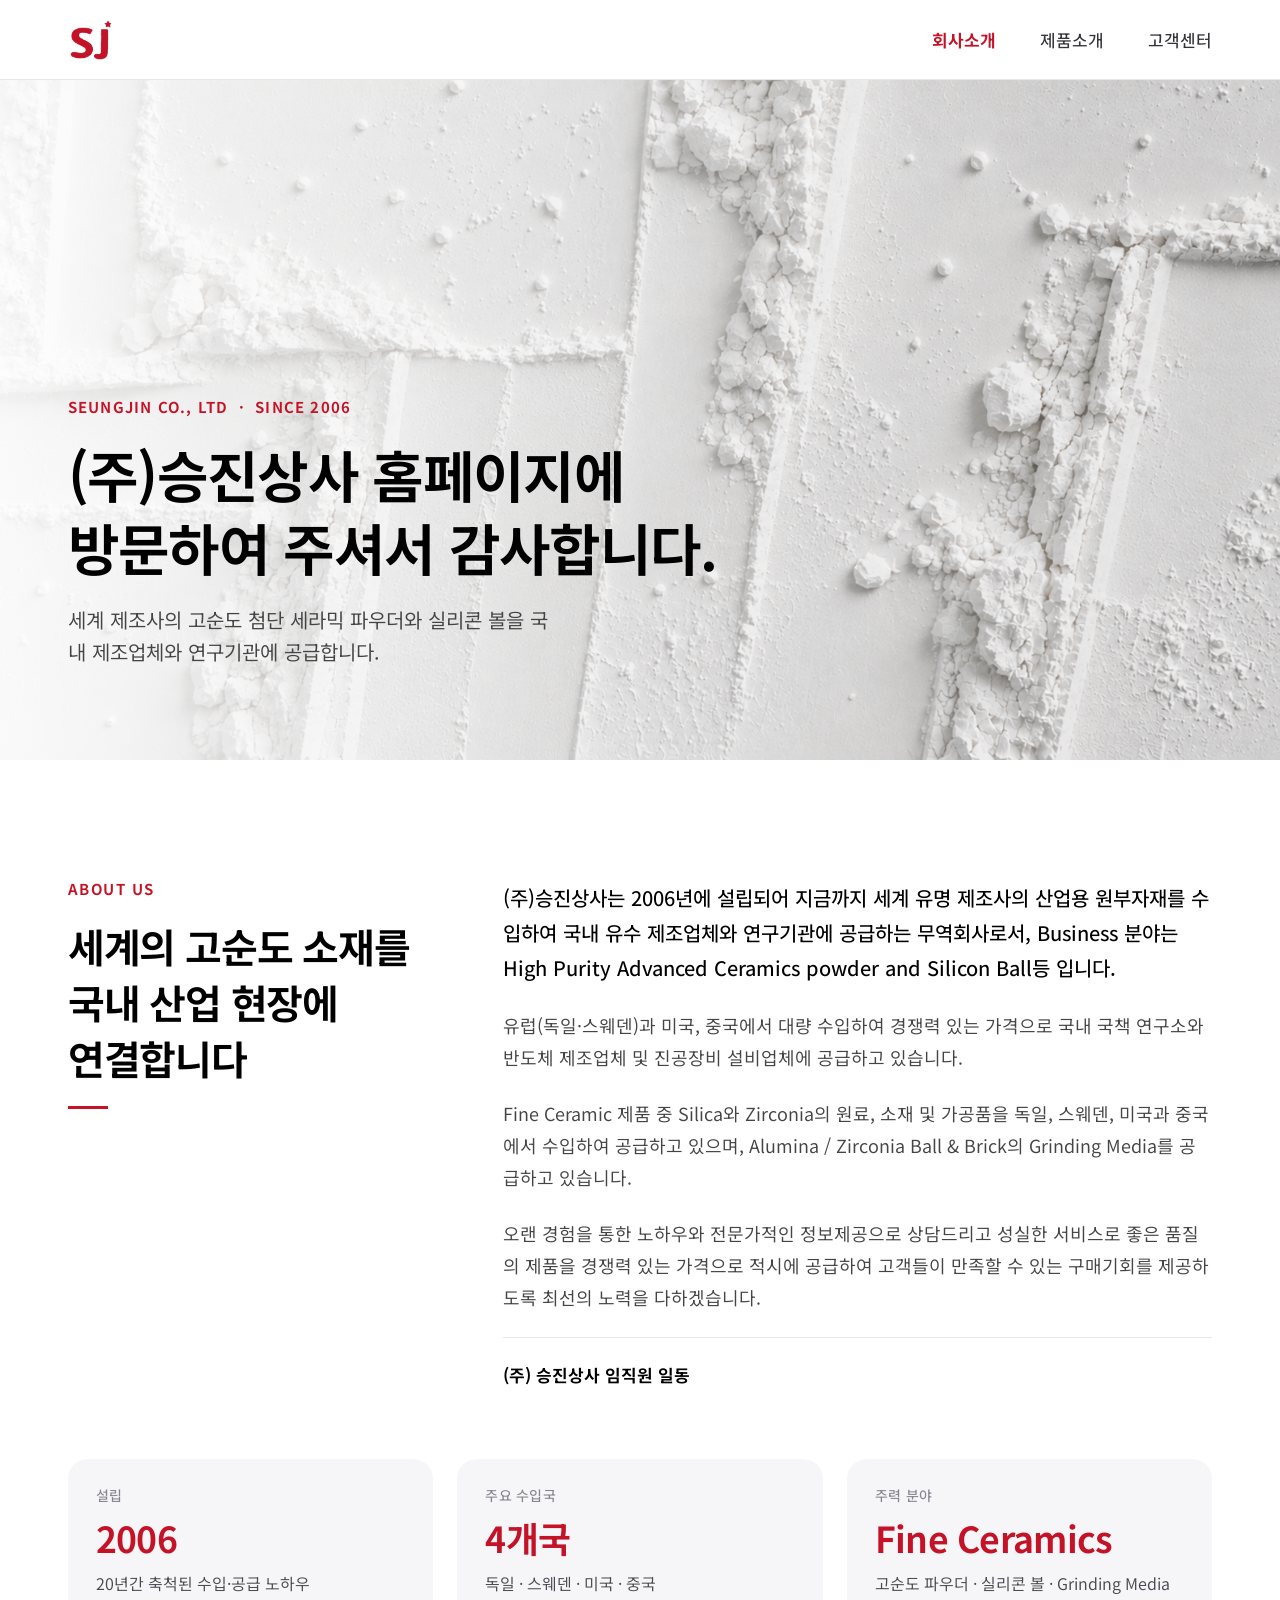
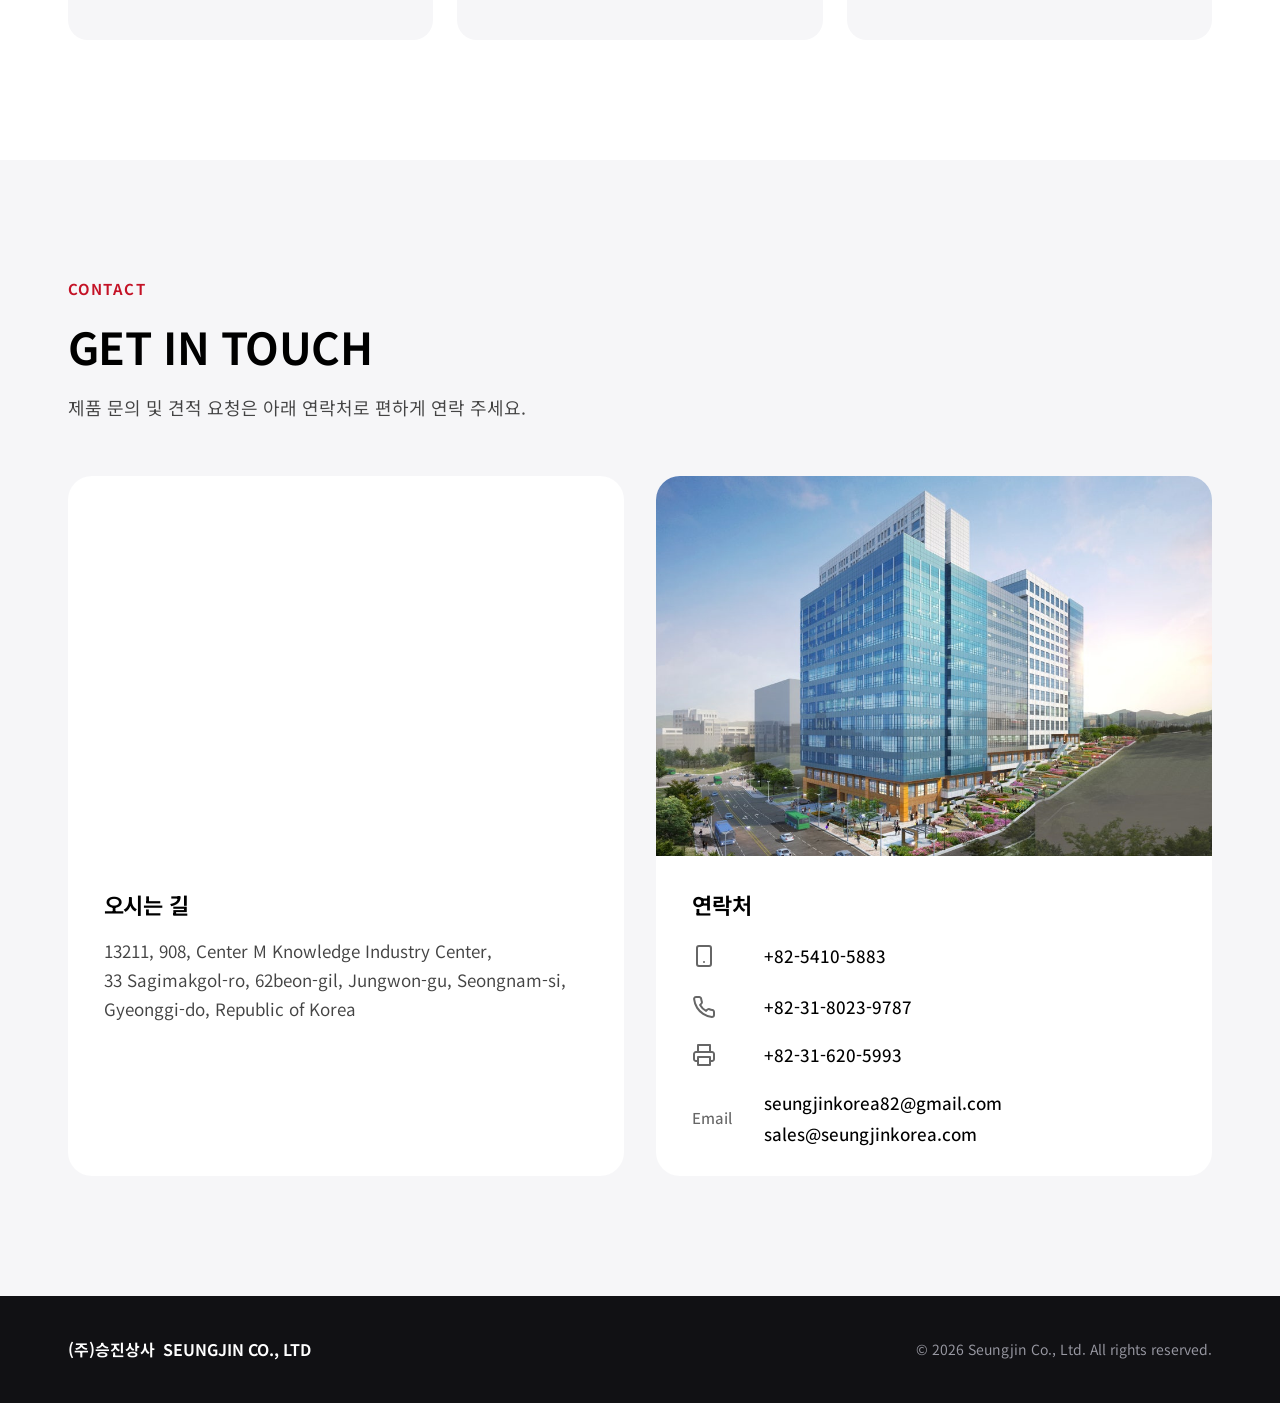
<file: index.html>
<!doctype html>
<html lang="ko">
<head>
  <meta charset="utf-8">
  <meta name="viewport" content="width=device-width, initial-scale=1">
  <title>(주)승진상사 | SEUNGJIN CO., LTD</title>
  <meta http-equiv="refresh" content="0; url=main.html">
  <script>
    window.location.replace("main.html" + window.location.search + window.location.hash);
  </script>
</head>
<body>
  <a href="main.html">승진상사 홈페이지로 이동</a>
</body>
</html>
</file>
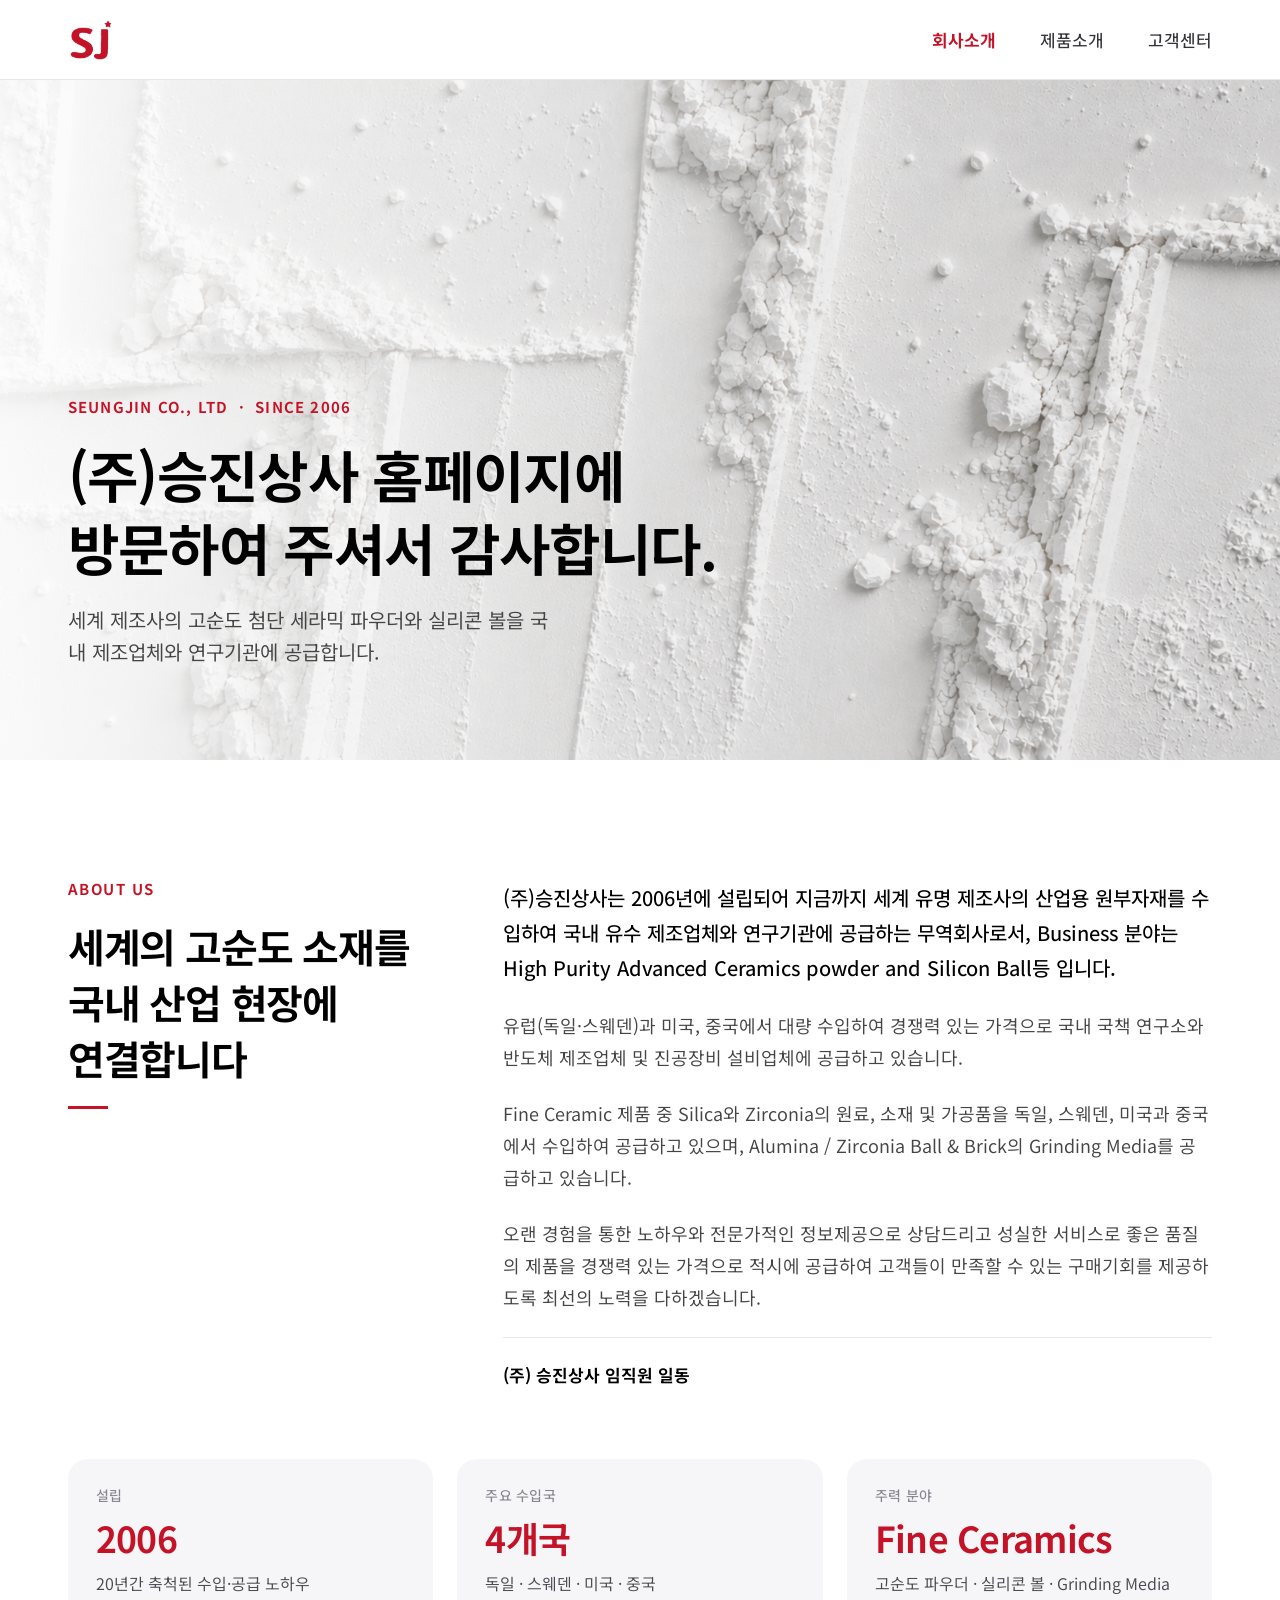
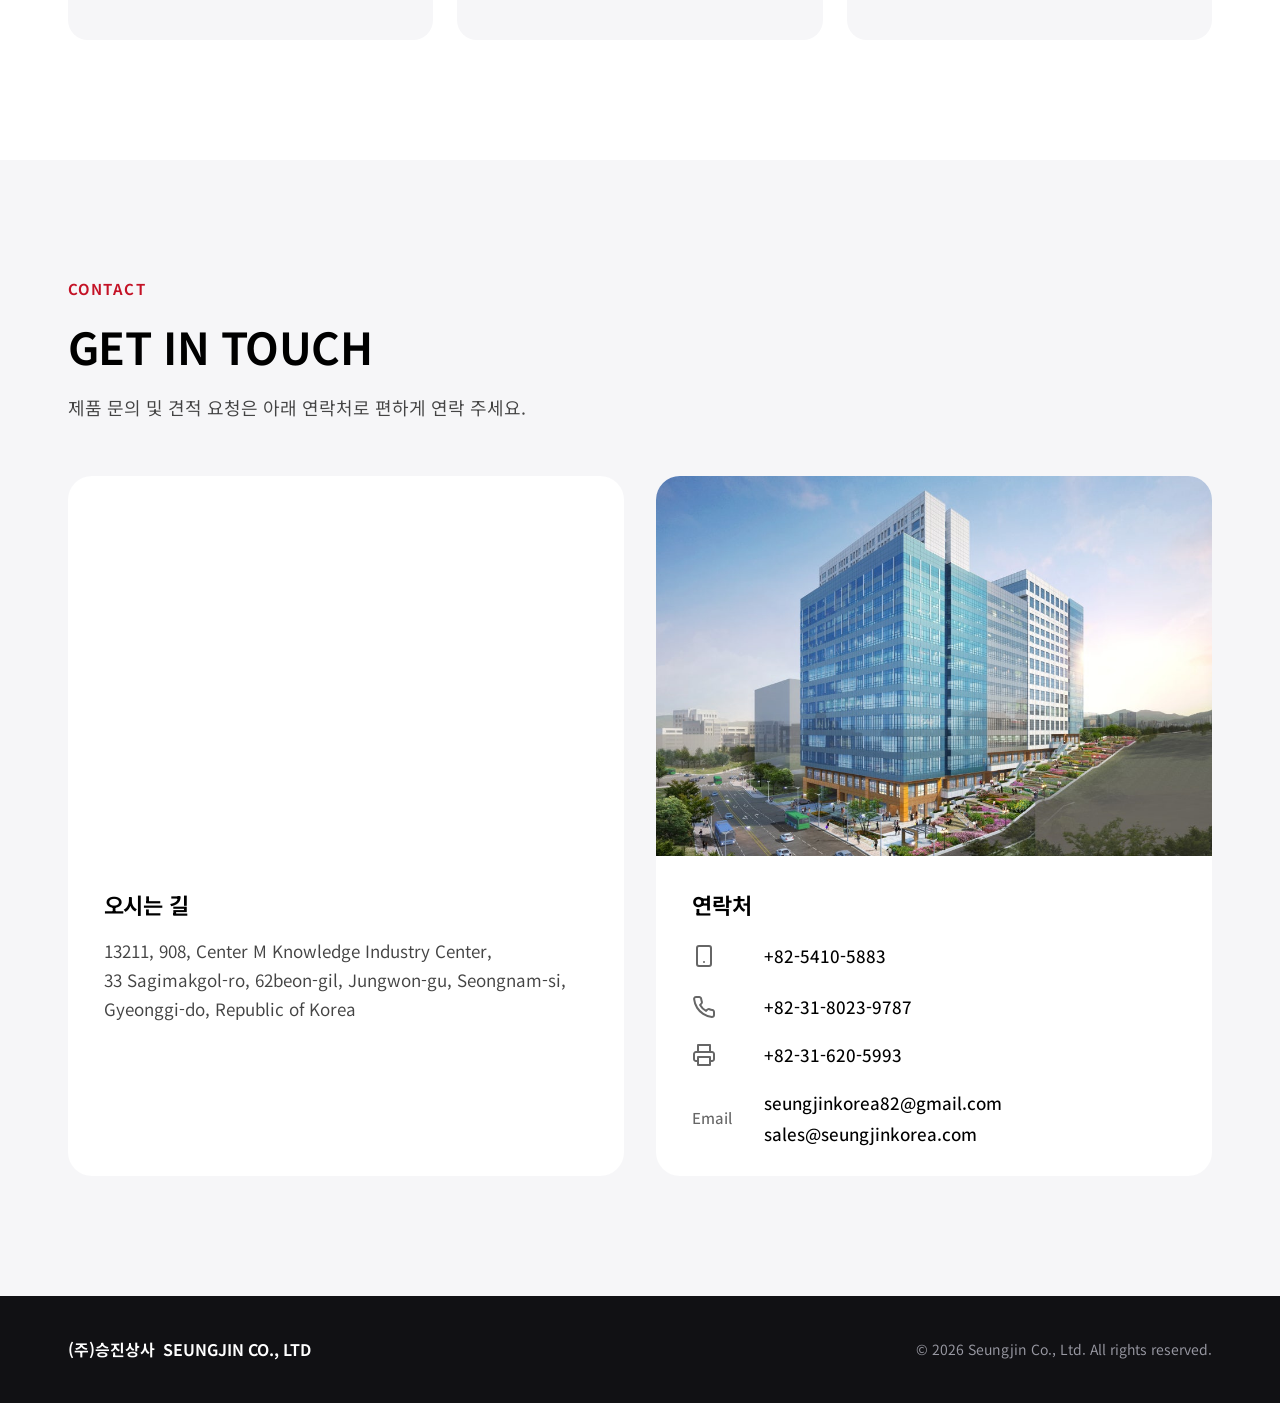
<file: main.html>
<!doctype html>
<html lang="ko">
<head>
  <meta charset="utf-8">
  <meta name="viewport" content="width=device-width, initial-scale=1">
  <title>(주)승진상사 | SEUNGJIN CO., LTD</title>
  <link rel="stylesheet" href="style.css?v=company-left-20261111">
  <script src="script.js?v=hamburger-2" defer></script>
</head>
<body class="company-page">
  <header class="site-header" id="top">
    <div class="container header-inner">
      <a href="main.html" aria-label="승진상사 홈"><img src="assets/logo.png" width="46" height="44" alt="승진상사"></a>
      <button class="menu-toggle" type="button" aria-controls="primary-nav" aria-expanded="false" aria-label="메뉴 열기">
        <span class="menu-toggle-bars" aria-hidden="true"></span>
      </button>
      <nav id="primary-nav" aria-label="주 메뉴">
        <a href="main.html" aria-current="page">회사소개</a>
        <a href="product.html">제품소개</a>
        <a href="#contact">고객센터</a>
      </nav>
    </div>
  </header>

  <main>
    <section class="hero" aria-labelledby="hero-title">
      <div class="container hero-inner">
        <p class="eyebrow hero-eyebrow">SEUNGJIN CO., LTD  ·  SINCE 2006</p>
        <h1 id="hero-title">(주)승진상사 홈페이지에<br>방문하여 주셔서 감사합니다.</h1>
        <p class="hero-description">세계 제조사의 고순도 첨단 세라믹 파우더와 실리콘 볼을<br class="desktop-break"> 국내 제조업체와 연구기관에 공급합니다.</p>
      </div>
    </section>

    <section class="container section about" id="about" aria-labelledby="about-title">
      <div class="about-row">
        <div class="about-heading">
          <p class="eyebrow">ABOUT US</p>
          <h2 id="about-title">세계의 고순도 소재를<br>국내 산업 현장에<br>연결합니다</h2>
          <span class="accent" aria-hidden="true"></span>
        </div>
        <div class="about-copy">
          <p class="about-lead">(주)승진상사는 2006년에 설립되어 지금까지 세계 유명 제조사의 산업용 원부자재를 수입하여 국내<br class="desktop-break"> 유수 제조업체와 연구기관에 공급하는 무역회사로서, Business 분야는 High Purity Advanced Ceramics powder and Silicon Ball등 입니다.</p>
          <p>유럽(독일·스웨덴)과 미국, 중국에서 대량 수입하여 경쟁력 있는 가격으로 국내 국책 연구소와 반도체 제조업체 및 진공장비 설비업체에 공급하고 있습니다.</p>
          <p>Fine Ceramic 제품 중 Silica와 Zirconia의 원료, 소재 및 가공품을 독일, 스웨덴, 미국과 중국에서 수입하여 공급하고 있으며, Alumina / Zirconia Ball &amp; Brick의 Grinding Media를 공급하고 있습니다.</p>
          <p>오랜 경험을 통한 노하우와 전문가적인 정보제공으로 상담드리고 성실한 서비스로 좋은 품질의 제품을 경쟁력 있는 가격으로 적시에 공급하여 고객들이 만족할 수 있는 구매기회를 제공하도록 최선의 노력을 다하겠습니다.</p>
          <p class="signature">(주) 승진상사 임직원 일동</p>
        </div>
      </div>
      <ul class="highlights" id="products" aria-label="승진상사 주요 정보">
        <li><p class="stat-label">설립</p><p class="stat-value">2006</p><p>20년간 축척된 수입·공급 노하우</p></li>
        <li><p class="stat-label">주요 수입국</p><p class="stat-value">4개국</p><p>독일 · 스웨덴 · 미국 · 중국</p></li>
        <li><p class="stat-label">주력 분야</p><p class="stat-value">Fine Ceramics</p><p>고순도 파우더 · 실리콘 볼 · Grinding Media</p></li>
      </ul>
    </section>

    <section class="section contact" id="contact" aria-labelledby="contact-title">
      <div class="container">
        <div class="contact-heading">
          <p class="eyebrow">CONTACT</p>
          <h2 id="contact-title">GET IN TOUCH</h2>
          <p>제품 문의 및 견적 요청은 아래 연락처로 편하게 연락 주세요.</p>
        </div>
        <div class="contact-cards">
          <article class="contact-card">
            <iframe class="contact-photo contact-map"
              title="센터엠 지식산업센터 위치 지도"
              src="https://maps.google.com/maps?q=%EA%B2%BD%EA%B8%B0%EB%8F%84%20%EC%84%B1%EB%82%A8%EC%8B%9C%20%EC%A4%91%EC%9B%90%EA%B5%AC%20%EC%82%AC%EA%B8%B0%EB%A7%89%EA%B3%A8%EB%A1%9C62%EB%B2%88%EA%B8%B8%2033&amp;hl=ko&amp;z=16&amp;output=embed"
              loading="lazy" referrerpolicy="strict-origin-when-cross-origin" allowfullscreen></iframe>
            <div class="card-info directions">
              <h3>오시는 길</h3>
              <address>13211, 908, Center M Knowledge Industry Center,<br>33 Sagimakgol-ro, 62beon-gil, Jungwon-gu, Seongnam-si,<br>Gyeonggi-do, Republic of Korea</address>
            </div>
          </article>
          <article class="contact-card">
            <img class="contact-photo" src="assets/building.jpg" alt="센터엠 지식산업센터 건물">
            <div class="card-info details">
              <h3>연락처</h3>
              <div class="contact-line">
                <span><img src="assets/smartphone.svg" alt="휴대전화"></span>
                <a href="tel:+8254105883">+82-5410-5883</a>
              </div>
              <div class="contact-line">
                <span><img src="assets/phone.svg" alt="전화"></span>
                <a href="tel:+823180239787">+82-31-8023-9787</a>
              </div>
              <div class="contact-line fax">
                <span><img src="assets/printer.svg" alt="팩스"></span>
                <p>+82-31-620-5993</p>
              </div>
              <div class="contact-line email">
                <span>Email</span>
                <p><a href="mailto:seungjinkorea82@gmail.com">seungjinkorea82@gmail.com</a><br>
                <a href="mailto:sales@seungjinkorea.com">sales@seungjinkorea.com</a></p>
              </div>
            </div>
          </article>
        </div>
      </div>
    </section>
  </main>

  <footer class="site-footer">
    <div class="container footer-inner">
      <p>(주)승진상사  SEUNGJIN CO., LTD</p>
      <p>© 2026 Seungjin Co., Ltd. All rights reserved.</p>
    </div>
  </footer>
</body>
</html>
</file>
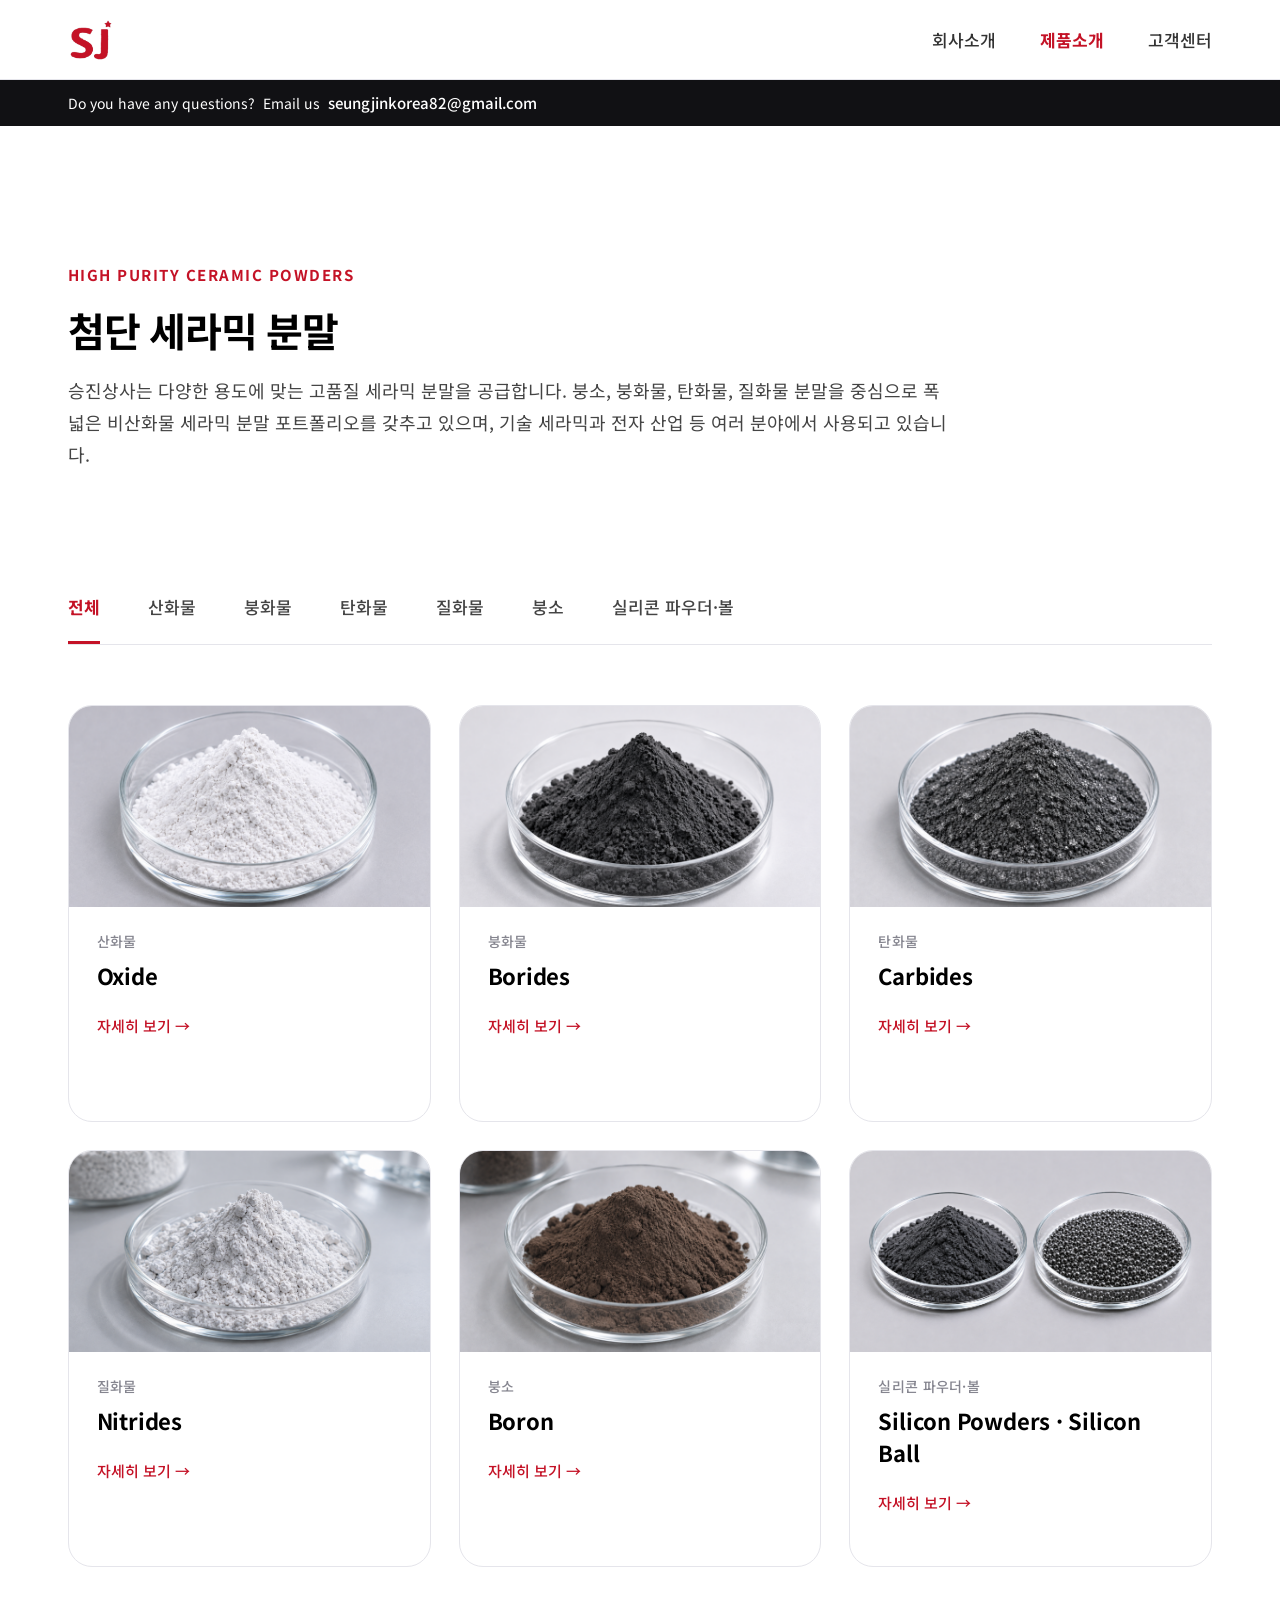
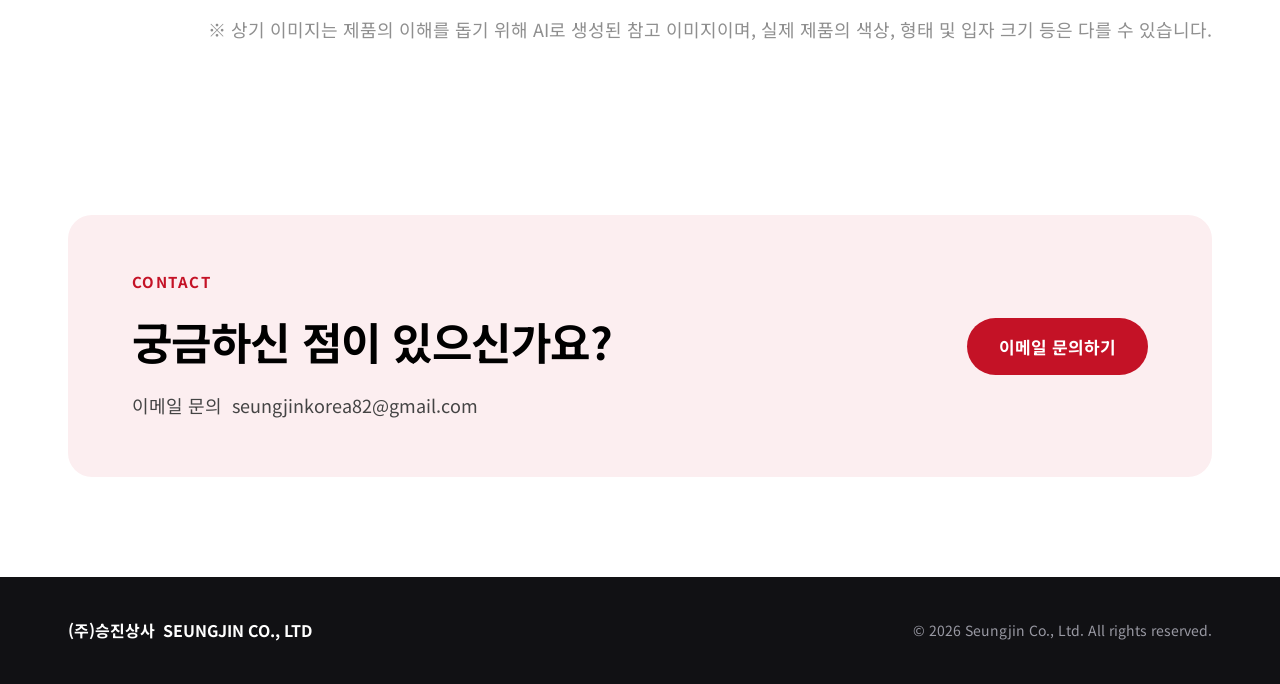
<file: product.html>
<!doctype html>
<html lang="ko">
<head>
  <meta charset="utf-8">
  <meta name="viewport" content="width=device-width, initial-scale=1">
  <title>제품소개 | (주)승진상사</title>
  <link rel="stylesheet" href="style.css?v=product-fluid-20261111">
  <script src="script.js?v=hamburger-2" defer></script>
</head>
<body class="product-page">
  <header class="site-header">
    <div class="container header-inner">
      <a href="main.html" aria-label="승진상사 홈"><img src="assets/logo.png" width="46" height="44" alt="승진상사"></a>
      <button class="menu-toggle" type="button" aria-controls="primary-nav" aria-expanded="false" aria-label="메뉴 열기">
        <span class="menu-toggle-bars" aria-hidden="true"></span>
      </button>
      <nav id="primary-nav" aria-label="주 메뉴">
        <a href="main.html">회사소개</a>
        <a href="product.html" aria-current="page">제품소개</a>
        <a href="main.html#contact">고객센터</a>
      </nav>
    </div>
  </header>

  <main>
    <div class="catalog-notice">
      <div class="container catalog-notice-inner">
        <span>Do you have any questions?</span>
        <span>Email us</span>
        <a href="mailto:seungjinkorea82@gmail.com">seungjinkorea82@gmail.com</a>
      </div>
    </div>

    <section class="container catalog-intro" aria-labelledby="catalog-title">
      <div class="catalog-heading">
        <p class="eyebrow">HIGH PURITY CERAMIC POWDERS</p>
        <h1 id="catalog-title">첨단 세라믹 분말</h1>
        <p class="catalog-description">승진상사는 다양한 용도에 맞는 고품질 세라믹 분말을 공급합니다. 붕소, 붕화물, 탄화물, 질화물 분말을 중심으로 폭넓은 비산화물 세라믹 분말 포트폴리오를 갖추고 있으며, 기술 세라믹과 전자 산업 등 여러 분야에서 사용되고 있습니다.</p>
      </div>
      <nav class="catalog-tabs" aria-label="제품 분류">
        <a class="catalog-all" href="#catalog">전체</a>
          <a href="#oxide">산화물</a>
          <a href="#borides">붕화물</a>
          <a href="#carbides">탄화물</a>
          <a href="#nitrides">질화물</a>
          <a href="#boron">붕소</a>
          <a href="#silicon">실리콘 파우더·볼</a>
      </nav>
    </section>

    <section class="container catalog-list" id="catalog" aria-label="제품 목록">
      <div class="catalog-grid">
          <article class="catalog-card" id="oxide">
            <img class="product-image" src="assets/products/oxide.png" alt="산화물 참고 이미지">
            <div class="catalog-card-copy">
              <p class="catalog-card-label">산화물</p>
              <h2>Oxide</h2>
              <p class="catalog-card-detail">자세히 보기 →</p>
            </div>
          </article>
          <article class="catalog-card" id="borides">
            <img class="product-image" src="assets/products/borides.png" alt="붕화물 참고 이미지">
            <div class="catalog-card-copy">
              <p class="catalog-card-label">붕화물</p>
              <h2>Borides</h2>
              <p class="catalog-card-detail">자세히 보기 →</p>
            </div>
          </article>
          <article class="catalog-card" id="carbides">
            <img class="product-image" src="assets/products/carbides.png" alt="탄화물 참고 이미지">
            <div class="catalog-card-copy">
              <p class="catalog-card-label">탄화물</p>
              <h2>Carbides</h2>
              <p class="catalog-card-detail">자세히 보기 →</p>
            </div>
          </article>
          <article class="catalog-card" id="nitrides">
            <img class="product-image" src="assets/products/nitrides.png" alt="질화물 참고 이미지">
            <div class="catalog-card-copy">
              <p class="catalog-card-label">질화물</p>
              <h2>Nitrides</h2>
              <p class="catalog-card-detail">자세히 보기 →</p>
            </div>
          </article>
          <article class="catalog-card" id="boron">
            <img class="product-image" src="assets/products/boron.png" alt="붕소 참고 이미지">
            <div class="catalog-card-copy">
              <p class="catalog-card-label">붕소</p>
              <h2>Boron</h2>
              <p class="catalog-card-detail">자세히 보기 →</p>
            </div>
          </article>
          <article class="catalog-card" id="silicon">
            <img class="product-image" src="assets/products/silicon.png" alt="실리콘 파우더·볼 참고 이미지">
            <div class="catalog-card-copy">
              <p class="catalog-card-label">실리콘 파우더·볼</p>
              <h2>Silicon Powders · Silicon Ball</h2>
              <p class="catalog-card-detail">자세히 보기 →</p>
            </div>
          </article>
      </div>
      <p class="catalog-note">※ 상기 이미지는 제품의 이해를 돕기 위해 AI로 생성된 참고 이미지이며, 실제 제품의 색상, 형태 및 입자 크기 등은 다를 수 있습니다.</p>
    </section>

    <section class="container catalog-contact" aria-labelledby="catalog-contact-title">
      <div class="catalog-contact-box">
        <div class="catalog-heading">
          <p class="eyebrow">CONTACT</p>
          <h2 id="catalog-contact-title">궁금하신 점이 있으신가요?</h2>
          <p class="catalog-description">이메일 문의&nbsp; <a href="mailto:seungjinkorea82@gmail.com">seungjinkorea82@gmail.com</a></p>
        </div>
        <a class="catalog-contact-button" href="mailto:seungjinkorea82@gmail.com">이메일 문의하기</a>
      </div>
    </section>
  </main>

  <footer class="site-footer">
    <div class="container footer-inner">
      <p>(주)승진상사  SEUNGJIN CO., LTD</p>
      <p>© 2026 Seungjin Co., Ltd. All rights reserved.</p>
    </div>
  </footer>
</body>
</html>
</file>
<file: style.css>
@font-face {
  font-family: "Noto Sans KR";
  src: url("assets/noto-sans-kr.ttf") format("truetype");
  font-weight: 100 900;
  font-display: swap;
}

:root {
  --brand: #c41226;
  --surface: #f6f6f8;
  --line: #e5e5eb;
  --body-text: #444;
  --gutter: clamp(24px, 5.291vw, 80px);
  --content-width: 1352px;
  font-family: "Noto Sans KR", sans-serif;
  color: #000;
  font-weight: 375;
}

*, *::before, *::after { box-sizing: border-box; }
body, h1, h2, h3, p, ul { margin: 0; }
h1, h2, h3 { font-weight: 650; }
a { color: inherit; text-decoration: none; }
a:focus-visible { outline: 2px solid var(--brand); outline-offset: 4px; }
img { display: block; }
.container {
  width: min(var(--content-width), calc(100% - 2 * var(--gutter)));
  margin-inline: auto;
}

.site-header {
  position: sticky;
  top: 0;
  z-index: 20;
  border-bottom: 1px solid var(--line);
  background: #fff;
}
.company-page { --header-height: 80px; }
.company-page .container { width: calc(100% - 2 * var(--gutter)); }
.company-page #contact { scroll-margin-top: var(--header-height); }
.header-inner, .footer-inner {
  display: flex;
  align-items: center;
  justify-content: space-between;
}
.header-inner {
  position: relative;
  height: 79px;
}
.menu-toggle {
  display: none;
  align-items: center;
  justify-content: center;
  width: 44px;
  height: 44px;
  margin-right: -10px;
  padding: 0;
  border: 0;
  background: transparent;
  color: #222;
  cursor: pointer;
}
.menu-toggle:focus-visible {
  outline: 2px solid var(--brand);
  outline-offset: 2px;
}
.menu-toggle-bars,
.menu-toggle-bars::before,
.menu-toggle-bars::after {
  display: block;
  width: 22px;
  height: 2.5px;
  border-radius: 1px;
  background: #111;
  transition: transform .2s ease, opacity .2s ease;
}
.menu-toggle-bars {
  position: relative;
}
.menu-toggle-bars::before,
.menu-toggle-bars::after {
  position: absolute;
  left: 0;
  content: "";
}
.menu-toggle-bars::before { top: -7px; }
.menu-toggle-bars::after { top: 7px; }
.menu-toggle[aria-expanded="true"] .menu-toggle-bars { background: transparent; }
.menu-toggle[aria-expanded="true"] .menu-toggle-bars::before {
  top: 0;
  transform: rotate(45deg);
}
.menu-toggle[aria-expanded="true"] .menu-toggle-bars::after {
  top: 0;
  transform: rotate(-45deg);
}
.header-inner nav {
  display: flex;
  gap: 44px;
  color: #333338;
  font-size: 17px;
  font-weight: 450;
  line-height: 20px;
}
.header-inner [aria-current] { color: var(--brand); font-weight: 650; }

.hero {
  min-height: 680px;
  background: linear-gradient(90deg, rgb(255 255 255 / 90%), transparent) left / 85.65% 100% no-repeat,
              url("assets/hero.png") center / cover no-repeat;
}
.hero-inner, .about-heading, .about-copy, .contact-heading {
  display: flex;
  flex-direction: column;
  align-items: flex-start;
}
.hero-inner { padding-block: 316px 92px; gap: 20px; }
.eyebrow {
  color: var(--brand);
  font-size: 15px;
  font-weight: 650;
  line-height: 18px;
  letter-spacing: 1.5px;
}
.hero-eyebrow { line-height: 22px; letter-spacing: 1.2px; white-space: pre-wrap; }
.hero h1 { font-size: 56px; line-height: 1.3; letter-spacing: -.03em; }
.hero-description { color: var(--body-text); font-size: 20px; line-height: 1.6; }

.section { padding-block: 120px; }
.about-row { display: grid; grid-template-columns: 420px minmax(0, 1fr); gap: 96px; }
.about-heading { gap: 20px; }
.about-heading h2 { font-size: 40px; line-height: 1.4; letter-spacing: -.03em; }
.accent { width: 40px; height: 3px; background: var(--brand); }
.about-copy { gap: 24px; color: var(--body-text); font-size: 18px; line-height: 32px; }
.about-lead { color: #000; font-size: 20px; font-weight: 450; line-height: 35px; }
.signature {
  width: 100%;
  border-top: 1px solid var(--line);
  padding-top: 24px;
  color: #000;
  font-size: 17px;
  font-weight: 650;
  line-height: 25px;
}
.highlights {
  display: grid;
  grid-template-columns: repeat(3, minmax(0, 1fr));
  gap: 24px;
  margin-top: 72px;
  padding: 0;
  list-style: none;
}
.highlights li {
  display: grid;
  align-content: start;
  gap: 10px;
  min-height: 181px;
  padding: 36px;
  border-radius: 20px;
  background: var(--surface);
  color: #4a4a52;
  font-size: 16px;
  line-height: 26px;
}
.stat-label {
  color: #85858f;
  font-size: 14px;
  font-weight: 450;
  line-height: 17px;
  letter-spacing: .28px;
}
.stat-value {
  color: var(--brand);
  font-size: 38px;
  font-weight: 650;
  line-height: 46px;
  letter-spacing: -.02em;
}

.contact { background: var(--surface); }
.contact-heading { gap: 16px; color: var(--body-text); font-size: 18px; line-height: 26px; }
.contact-heading h2 { color: #000; font-size: 44px; line-height: 64px; letter-spacing: -.01em; }
.contact-cards {
  display: grid;
  grid-template-columns: repeat(2, minmax(0, 1fr));
  gap: 32px;
  margin-top: 56px;
}
.contact-card { overflow: hidden; min-height: 700px; border-radius: 24px; background: #fff; }
.contact-photo { width: 100%; height: 380px; object-fit: cover; }
.contact-map { display: block; border: 0; min-height: 200px; }
.card-info { display: grid; gap: 20px; padding: 32px 36px 27px; }
.card-info h3 { font-size: 22px; line-height: 32px; letter-spacing: -.01em; }
.directions { gap: 16px; padding-bottom: 36px; }
.directions address { color: var(--body-text); font-size: 17px; line-height: 29px; font-style: normal; }
.contact-line {
  display: grid;
  grid-template-columns: 56px minmax(0, 1fr);
  align-items: center;
  gap: 16px;
  font-size: 17px;
  font-weight: 450;
  line-height: 31px;
}
.contact-line.fax { line-height: 25px; }
.email span { color: #666; font-size: 15px; line-height: 22px; }
.email a { overflow-wrap: anywhere; }
.contact-line a:hover { text-decoration: underline; }

.site-footer { background: #111114; color: #fff; }
.footer-inner { gap: 16px; padding-block: 44px; font-size: 16px; font-weight: 650; line-height: 19px; }
.footer-inner p:first-child { white-space: pre-wrap; }
.footer-inner p + p { color: #9999a3; font-size: 14px; font-weight: 375; line-height: 17px; }

@media (max-width: 1350px) {
  .about-row { grid-template-columns: minmax(255px, 1fr) minmax(0, 2fr); gap: clamp(32px, 6.35vw, 96px); }
  .desktop-break { display: none; }
  .hero-description { max-width: 480px; }
  .highlights li { padding: 28px; }
  .stat-value { font-size: clamp(25px, 2.8vw, 38px); }
}

@media (max-width: 950px) {
  .section { padding-block: 80px; }
  .hero { min-height: 560px; }
  .hero-inner { padding-block: 235px 72px; }
  .hero h1 { font-size: 46px; }
  .about-heading h2 { font-size: 32px; }
  .highlights { margin-top: 48px; gap: 16px; }
  .highlights li, .card-info { padding: 24px; }
  .contact-cards { gap: 20px; }
  .contact-card { min-height: 0; }
  .contact-photo { height: clamp(220px, 32vw, 380px); }
  .contact-line { grid-template-columns: 40px minmax(0, 1fr); gap: 12px; }
}

@media (max-width: 700px) {
  .header-inner { height: 65px; }
  .company-page { --header-height: 66px; }
  .menu-toggle { display: inline-flex; }
  .header-inner nav {
    position: absolute;
    top: calc(100% + 1px);
    right: 0;
    left: 0;
    display: none;
    flex-direction: column;
    gap: 0;
    padding: 8px 0 12px;
    border-bottom: 1px solid var(--line);
    background: #fff;
    box-shadow: 0 12px 24px rgb(0 0 0 / 6%);
    font-size: 16px;
    line-height: 24px;
  }
  .header-inner nav.is-open { display: flex; }
  .header-inner nav a {
    padding: 14px 8px;
  }
  .section { padding-block: 60px; }
  .hero { min-height: 0; background-size: 100% 100%, cover; }
  .hero-inner { padding-block: 135px 64px; }
  .hero h1 { font-size: clamp(26px, 6.7vw, 44px); }
  .hero-description { font-size: 17px; }
  .about-row, .highlights, .contact-cards { grid-template-columns: minmax(0, 1fr); }
  .about-copy { font-size: 16px; line-height: 1.8; }
  .about-lead { font-size: 18px; line-height: 1.75; }
  .highlights li { min-height: 0; }
  .contact-heading h2 { font-size: 36px; line-height: 1.4; }
  .contact-cards { margin-top: 32px; }
  .contact-photo { height: auto; aspect-ratio: 660 / 380; }
  .footer-inner { flex-direction: column; align-items: flex-start; padding-block: 32px; }
}

/* Product catalog */
.product-page { font-weight: 400; }
.product-page .container { width: calc(100% - 2 * var(--gutter)); }
.product-page .header-inner nav { color: #333; font-weight: 500; line-height: 25px; }
.product-page .header-inner [aria-current],
.product-page .footer-inner { font-weight: 700; }
.product-page .footer-inner p + p { font-weight: 400; }
.product-page .eyebrow { font-weight: 700; line-height: 22px; }

.catalog-notice { background: #111114; color: #fff; }
.catalog-notice-inner {
  display: flex;
  flex-wrap: wrap;
  align-items: center;
  column-gap: 8px;
  padding-block: 12px;
  font-size: 14px;
  line-height: 20px;
}
.catalog-notice a { font-size: 15px; font-weight: 500; line-height: 22px; }

.catalog-intro { display: grid; gap: 100px; padding-block: 138px 35px; }
.catalog-heading { display: grid; gap: 16px; max-width: 880px; }
.catalog-heading h1 { font-size: 40px; font-weight: 700; line-height: 1.4; letter-spacing: -.03em; }
.catalog-description, .catalog-note { color: var(--body-text); font-size: 18px; line-height: 32px; }
.catalog-tabs {
  display: flex;
  gap: 48px;
  border-bottom: 1px solid var(--line);
  overflow-x: auto;
  white-space: nowrap;
  scrollbar-width: thin;
}
.catalog-tabs a {
  flex: none;
  padding-block: 24px 22px;
  border-bottom: 3px solid transparent;
  color: var(--body-text);
  font-size: 17px;
  font-weight: 500;
  line-height: 25px;
}
.catalog-tabs a:focus-visible { outline-offset: -2px; }
.catalog-tabs .catalog-all { border-color: var(--brand); color: var(--brand); font-weight: 700; }

.catalog-list { display: grid; gap: 46px; padding-block: 25px 120px; }
.catalog-grid { display: grid; grid-template-columns: repeat(3, minmax(0, 1fr)); gap: 28px; }
.catalog-card {
  min-height: 417px;
  overflow: hidden;
  border: 1px solid var(--line);
  border-radius: 24px;
  background: #fff;
}
.catalog-card:target { outline: 2px solid var(--brand); outline-offset: 2px; }
.product-image { width: 100%; height: auto; aspect-ratio: 430 / 240; object-fit: cover; }
.catalog-card-copy { display: grid; gap: 8px; padding: 24px 28px 32px; }
.catalog-card-label { color: #85858f; font-size: 14px; font-weight: 500; line-height: 20px; letter-spacing: .28px; }
.catalog-card h2 { font-size: 22px; font-weight: 700; line-height: 32px; letter-spacing: -.01em; }
.catalog-card-detail { margin-top: 16px; color: var(--brand); font-size: 15px; font-weight: 500; line-height: 22px; }
.catalog-note { color: rgb(68 68 68 / 60%); text-align: right; }

.catalog-contact { padding-block: 50px 100px; }
.catalog-contact-box {
  display: flex;
  align-items: center;
  justify-content: space-between;
  gap: 24px;
  padding: 56px 64px;
  border-radius: 24px;
  background: #fceef0;
}
.catalog-contact h2 { font-size: 44px; font-weight: 700; line-height: 64px; letter-spacing: -.01em; }
.catalog-contact-button {
  flex: none;
  padding: 16px 32px;
  border-radius: 999px;
  background: var(--brand);
  color: #fff;
  font-size: 17px;
  font-weight: 700;
  line-height: 25px;
}

@media (max-width: 950px) {
  .catalog-intro { gap: 64px; padding-top: 90px; }
  .catalog-tabs { gap: 28px; }
  .catalog-grid { grid-template-columns: repeat(2, minmax(0, 1fr)); }
  .catalog-list { padding-bottom: 80px; }
  .catalog-contact-box { padding: 40px; }
}

@media (max-width: 700px) {
  .catalog-intro { gap: 36px; padding-block: 56px 20px; }
  .catalog-heading h1, .catalog-contact h2 { font-size: 32px; line-height: 1.4; }
  .catalog-tabs a { padding-block: 16px 14px; }
  .catalog-list { gap: 30px; padding-bottom: 48px; }
  .catalog-grid { grid-template-columns: minmax(0, 1fr); }
  .catalog-card { min-height: 0; }
  .product-image { height: auto; aspect-ratio: 432 / 240; }
  .catalog-contact { padding-block: 32px 60px; }
  .catalog-contact-box { flex-direction: column; align-items: flex-start; padding: 28px; }
  .catalog-contact .catalog-description { overflow-wrap: anywhere; }
}
</file>
